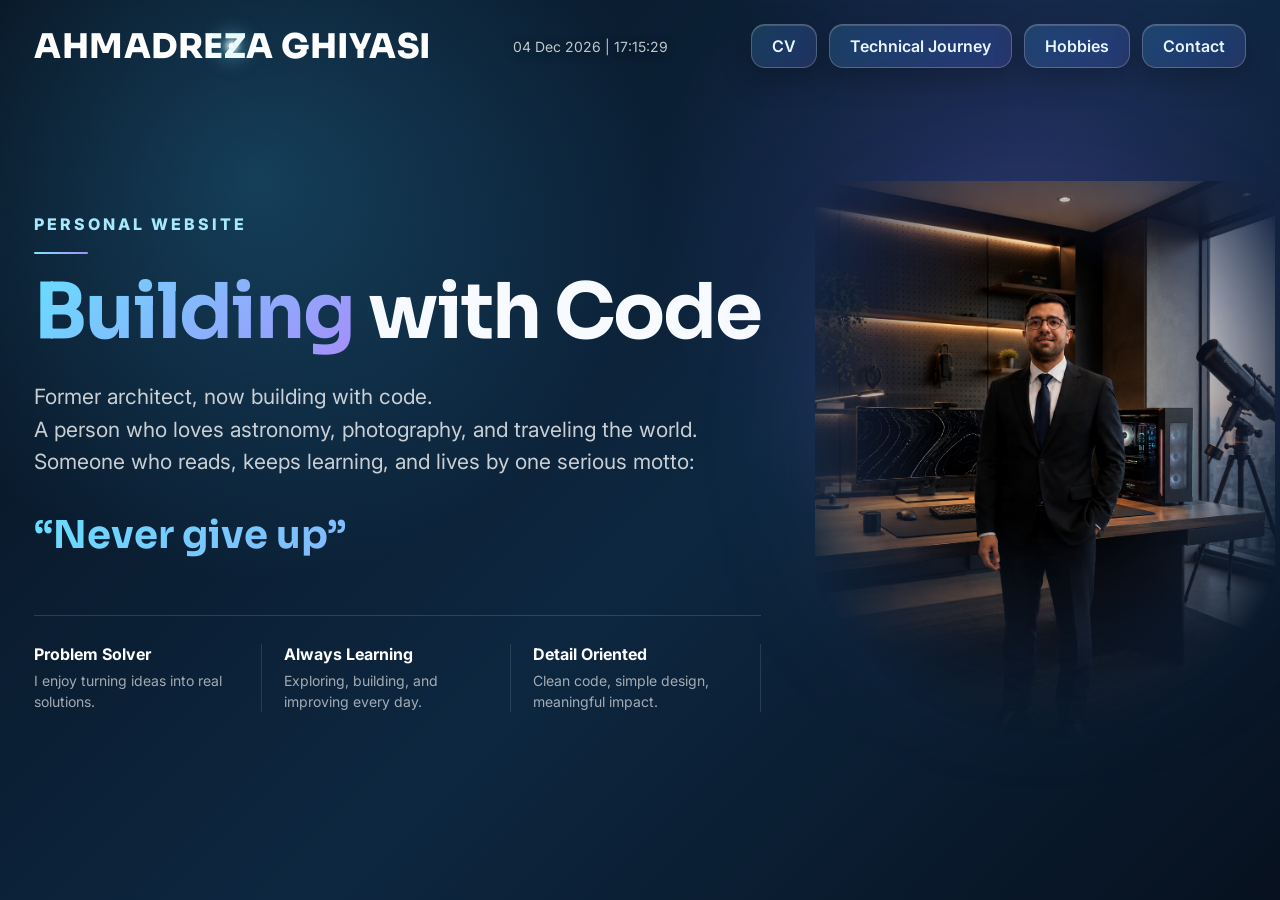
<file: src/index.html>
<!doctype html>
<html lang="en">
  <head>
    <meta charset="UTF-8" />
    <meta name="viewport" content="width=device-width, initial-scale=1.0" />

    <title>Ahmadreza Ghiyasi | Personal Website</title>

    <link rel="preconnect" href="https://fonts.googleapis.com" />
    <link rel="preconnect" href="https://fonts.gstatic.com" crossorigin />
    <link
      href="https://fonts.googleapis.com/css2?family=Inter:wght@400;500;600;700;800&family=Sora:wght@600;700;800&display=swap"
      rel="stylesheet"
    />

    <link rel="stylesheet" href="./assets/css/home.css" />
  </head>

  <body>
    <main class="page">

      <!-- HEADER -->
      <header class="site-header">
        <a class="brand" href="./index.html">
          AHMADREZA GHIYASI
          <span class="electron-dot" aria-hidden="true"></span>
        </a>

        <div class="date-time" id="dateTime"></div>

        <button
          class="nav-toggle"
          type="button"
          aria-label="Toggle navigation"
          aria-expanded="false"
          aria-controls="primary-nav"
        >
          <span></span>
          <span></span>
          <span></span>
        </button>

        <nav class="nav" id="primary-nav" data-nav>
          <a href="./cv.html">CV</a>

          <a href="./technical-journey.html">
            Technical Journey
          </a>

          <a href="./hobbies.html">
            Hobbies
          </a>

          <a href="./contact.html">
            Contact
          </a>
        </nav>
      </header>

      <!-- HERO -->
      <section class="hero">

        <!-- LEFT -->
        <div class="hero__text">

          <p class="eyebrow">
            Personal Website
          </p>

          <h1 class="hero__title">
            <span class="gradient-word">
              Building
            </span>

            with Code
          </h1>

          <p class="hero__description">
            Former architect, now building with code.<br>

            A person who loves astronomy,
            photography, and traveling the world.<br>

            Someone who reads, keeps learning,
            and lives by one serious motto:
          </p>

          <p class="motto">
            “Never give up”
            
          </p>

          <!-- VALUE CARDS -->
          <div class="value-row">

            <div class="value-card">
              <strong>
                Problem Solver
              </strong>

              <span>
                I enjoy turning ideas into real solutions.
              </span>
            </div>

            <div class="value-card">
              <strong>
                Always Learning
              </strong>

              <span>
                Exploring, building, and improving every day.
              </span>
            </div>

            <div class="value-card">
              <strong>
                Detail Oriented
              </strong>

              <span>
                Clean code, simple design, meaningful impact.
              </span>
            </div>

          </div>

        </div>

        <!-- RIGHT -->
        <div class="hero__visual">

          <div class="photo-card">
            <img
              src="./assets/img/Reza.png"
              alt="Portrait of Ahmadreza Ghiyasi"
            />
          </div>

        </div>

      </section>

    </main>

    <script src="./assets/js/main.js"></script>
  </body>
</html>
</file>
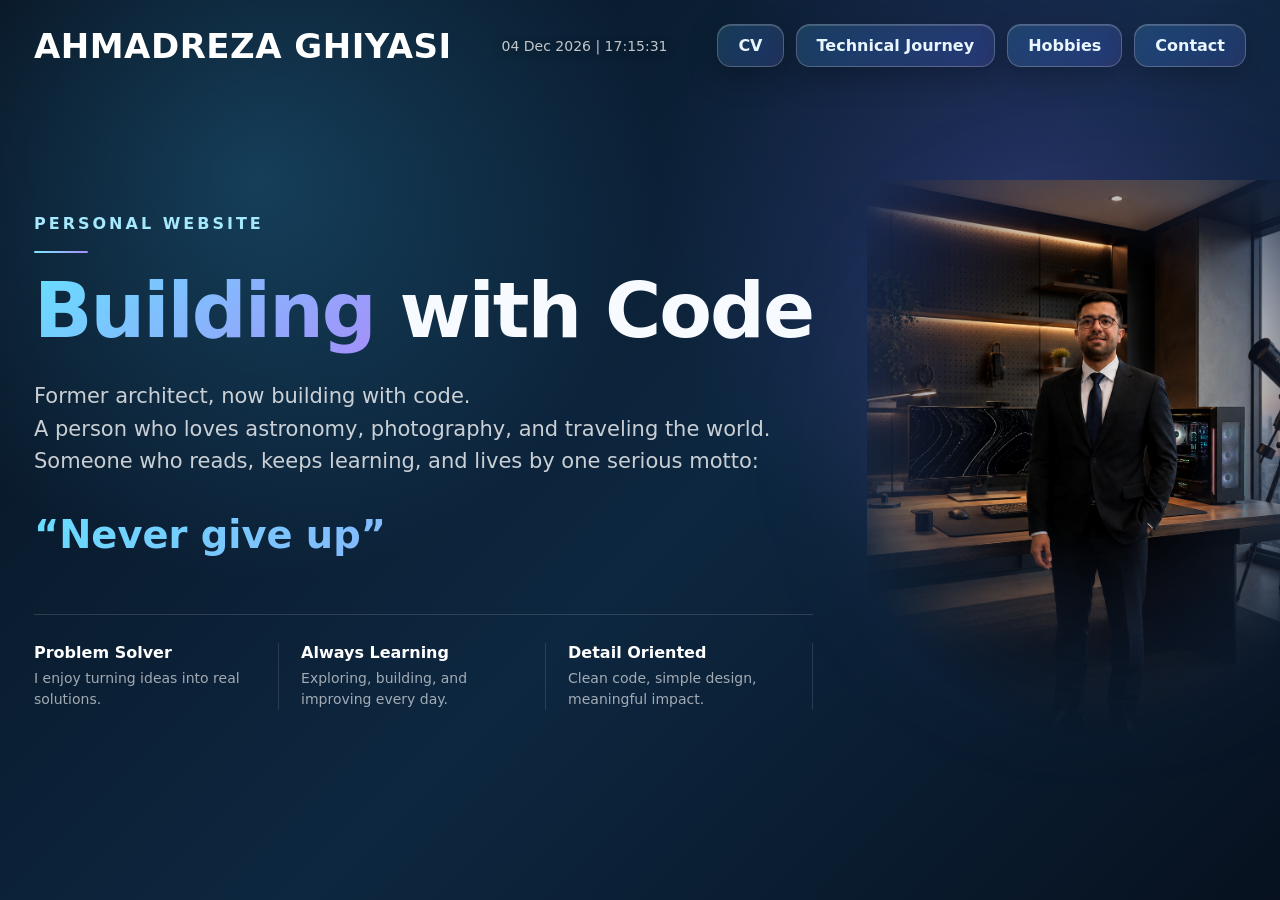
<file: src/assets/index.html>
<!doctype html>
<html lang="en">
  <head>
    <meta charset="UTF-8" />
    <meta name="viewport" content="width=device-width, initial-scale=1.0" />

    <title>Ahmadreza Ghiyasi | Personal Website</title>

    <link rel="stylesheet" href="../assets/css/home.css" />
  </head>

  <body>
    <main class="page">

      <!-- HEADER -->
      <header class="site-header">
        <a class="brand" href="./index.html">
          AHMADREZA GHIYASI
        </a>

        <div class="date-time" id="dateTime"></div>

        <nav class="nav">
          <a href="./cv.html">CV</a>

          <a href="./technical-journey.html">
            Technical Journey
          </a>

          <a href="./hobbies.html">
            Hobbies
          </a>

          <a href="./contact.html">
            Contact
          </a>
        </nav>
      </header>

      <!-- HERO -->
      <section class="hero">

        <!-- LEFT -->
        <div class="hero__text">

          <p class="eyebrow">
            Personal Website
          </p>

          <h1 class="hero__title">
            <span class="gradient-word">
              Building
            </span>

            with Code
          </h1>

          <p class="hero__description">
            Former architect, now building with code.<br>

            A person who loves astronomy,
            photography, and traveling the world.<br>

            Someone who reads, keeps learning,
            and lives by one serious motto:
          </p>

          <p class="motto">
            “Never give up”
            
          </p>

          <!-- VALUE CARDS -->
          <div class="value-row">

            <div class="value-card">
              <strong>
                Problem Solver
              </strong>

              <span>
                I enjoy turning ideas into real solutions.
              </span>
            </div>

            <div class="value-card">
              <strong>
                Always Learning
              </strong>

              <span>
                Exploring, building, and improving every day.
              </span>
            </div>

            <div class="value-card">
              <strong>
                Detail Oriented
              </strong>

              <span>
                Clean code, simple design, meaningful impact.
              </span>
            </div>

          </div>

        </div>

        <!-- RIGHT -->
        <div class="hero__visual">

          <div class="photo-card">
            <img
              src="../assets/img/Reza.png"
              alt="Portrait of Ahmadreza Ghiyasi"
            />
          </div>

        </div>

      </section>

    </main>

    <script src="../assets/js/main.js"></script>
  </body>
</html>
</file>
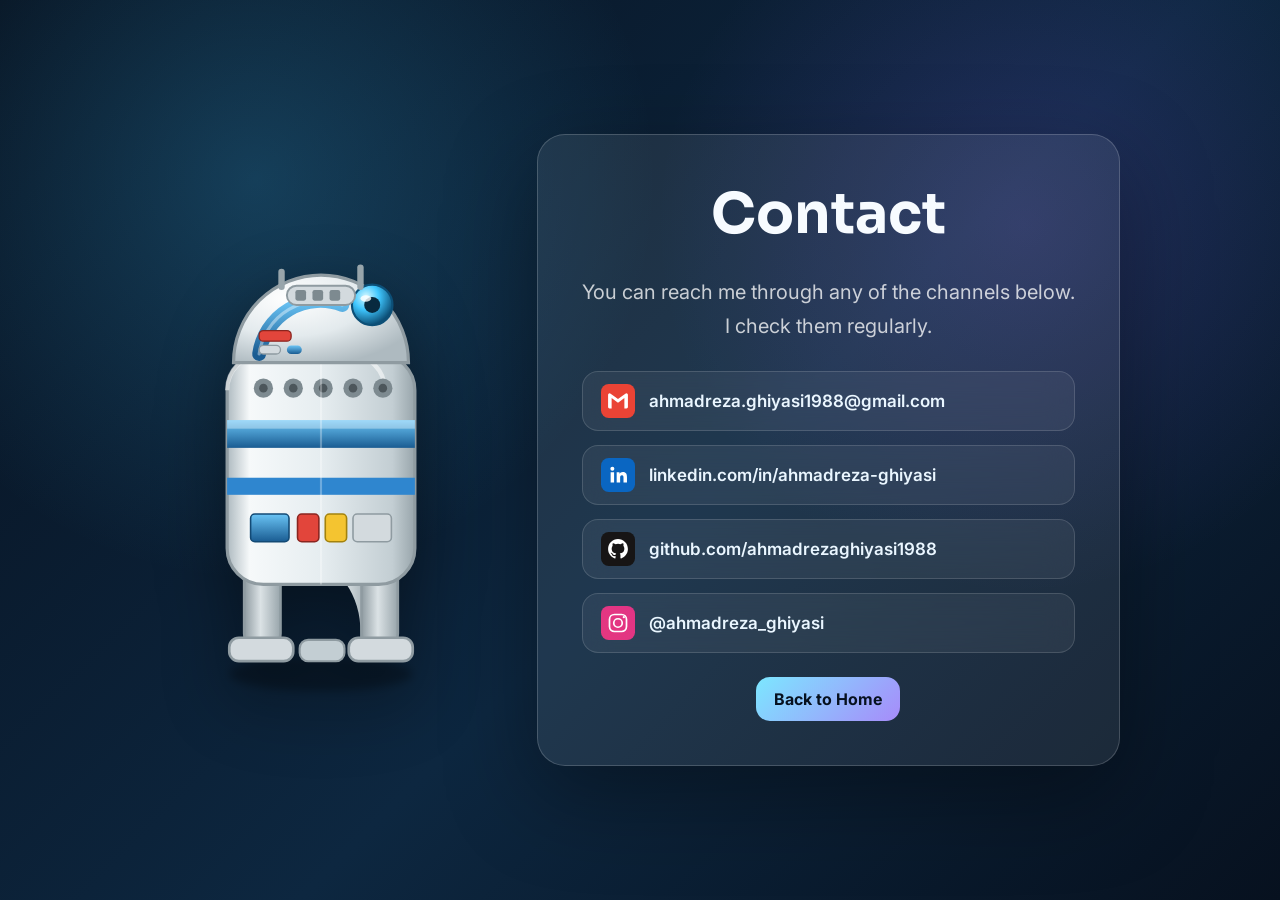
<file: src/contact.html>
<!doctype html>
<html lang="en">
  <head>
    <meta charset="UTF-8" />
    <meta name="viewport" content="width=device-width, initial-scale=1.0" />

    <title>Contact | Ahmadreza Ghiyasi</title>

    <link rel="preconnect" href="https://fonts.googleapis.com" />
    <link rel="preconnect" href="https://fonts.gstatic.com" crossorigin />
    <link
      href="https://fonts.googleapis.com/css2?family=Inter:wght@400;500;600;700;800&family=Sora:wght@600;700;800&display=swap"
      rel="stylesheet"
    />

    <link rel="stylesheet" href="./assets/css/home.css" />
  </head>

  <body>
    <main class="page coming-soon-page contact-page">

      <div class="droid-buddy" aria-hidden="true">
        <svg viewBox="0 0 300 480">
          <defs>
            <radialGradient id="droid-dome" cx="32%" cy="26%" r="80%">
              <stop offset="0%" stop-color="#ffffff" />
              <stop offset="55%" stop-color="#e3eaed" />
              <stop offset="100%" stop-color="#aebac0" />
            </radialGradient>

            <linearGradient id="droid-body" x1="0" y1="0" x2="1" y2="0">
              <stop offset="0%" stop-color="#aebac0" />
              <stop offset="12%" stop-color="#f6f9fa" />
              <stop offset="50%" stop-color="#e6edf0" />
              <stop offset="88%" stop-color="#c3ced3" />
              <stop offset="100%" stop-color="#98a5ab" />
            </linearGradient>

            <linearGradient id="droid-blue" x1="0" y1="0" x2="0" y2="1">
              <stop offset="0%" stop-color="#6ac4f5" />
              <stop offset="100%" stop-color="#1a5c92" />
            </linearGradient>

            <radialGradient id="droid-eye" cx="35%" cy="30%" r="70%">
              <stop offset="0%" stop-color="#d6f8ff" />
              <stop offset="45%" stop-color="#3fc7ff" />
              <stop offset="100%" stop-color="#0c4f77" />
            </radialGradient>

            <linearGradient id="droid-leg" x1="0" y1="0" x2="1" y2="0">
              <stop offset="0%" stop-color="#8f9ba1" />
              <stop offset="45%" stop-color="#dbe2e5" />
              <stop offset="100%" stop-color="#98a5ab" />
            </linearGradient>
          </defs>

          <ellipse class="droid-shadow" cx="150" cy="450" rx="86" ry="16" />

          <g class="droid-legs">
            <path d="M150 330 q54 34 46 96" fill="none" stroke="url(#droid-leg)" stroke-width="20" stroke-linecap="round" />
            <rect x="130" y="418" width="42" height="20" rx="8" fill="#c3ced3" stroke="#8f9ba1" stroke-width="2" />

            <rect x="78" y="322" width="34" height="104" rx="14" fill="url(#droid-leg)" stroke="#8f9ba1" stroke-width="2.5" />
            <rect x="64" y="416" width="60" height="22" rx="9" fill="#d3dade" stroke="#8f9ba1" stroke-width="2.5" />

            <rect x="188" y="322" width="34" height="104" rx="14" fill="url(#droid-leg)" stroke="#8f9ba1" stroke-width="2.5" />
            <rect x="176" y="416" width="60" height="22" rx="9" fill="#d3dade" stroke="#8f9ba1" stroke-width="2.5" />
          </g>

          <g class="droid-body">
            <rect x="62" y="150" width="176" height="216" rx="34" fill="url(#droid-body)" stroke="#8f9ba1" stroke-width="3" />

            <path d="M62 184a34 34 0 0 1 34-34h80a34 34 0 0 1 34 34" fill="none" stroke="#ffffff" stroke-opacity="0.55" stroke-width="4" />

            <g class="droid-vents">
              <circle cx="96" cy="182" r="9" fill="#7d8a90" />
              <circle cx="96" cy="182" r="4" fill="#4c565b" />
              <circle cx="124" cy="182" r="9" fill="#7d8a90" />
              <circle cx="124" cy="182" r="4" fill="#4c565b" />
              <circle cx="152" cy="182" r="9" fill="#7d8a90" />
              <circle cx="152" cy="182" r="4" fill="#4c565b" />
              <circle cx="180" cy="182" r="9" fill="#7d8a90" />
              <circle cx="180" cy="182" r="4" fill="#4c565b" />
              <circle cx="208" cy="182" r="9" fill="#7d8a90" />
              <circle cx="208" cy="182" r="4" fill="#4c565b" />
            </g>

            <rect x="62" y="212" width="176" height="26" fill="url(#droid-blue)" />
            <rect x="62" y="212" width="176" height="8" fill="#ffffff" fill-opacity="0.35" />
            <rect x="62" y="266" width="176" height="16" fill="#2f86cf" />

            <g class="droid-greebles">
              <rect x="84" y="300" width="36" height="26" rx="4" fill="url(#droid-blue)" stroke="#134a75" stroke-width="1.5" />
              <rect x="128" y="300" width="20" height="26" rx="4" fill="#e2453b" stroke="#8a251f" stroke-width="1.5" />
              <rect x="154" y="300" width="20" height="26" rx="4" fill="#f4c430" stroke="#a3820c" stroke-width="1.5" />
              <rect x="180" y="300" width="36" height="26" rx="4" fill="#d3dade" stroke="#8f9ba1" stroke-width="1.5" />
            </g>

            <line x1="150" y1="150" x2="150" y2="366" stroke="#ffffff" stroke-opacity="0.3" stroke-width="2" />
          </g>

          <g class="droid-head">
            <path d="M68 158 a82 82 0 0 1 164 0 Z" fill="url(#droid-dome)" stroke="#8f9ba1" stroke-width="3" />

            <path d="M92 150 a58 58 0 0 1 78 -46" fill="none" stroke="url(#droid-blue)" stroke-width="13" stroke-linecap="round" />
            <path d="M92 150 a58 58 0 0 1 78 -46" fill="none" stroke="#ffffff" stroke-opacity="0.4" stroke-width="3" stroke-linecap="round" />

            <circle class="droid-eye" cx="198" cy="104" r="19" fill="url(#droid-eye)" stroke="#0c4f77" stroke-width="2" />
            <circle cx="198" cy="104" r="7.5" fill="#082a3f" />
            <ellipse cx="192" cy="98" rx="5" ry="3" fill="#ffffff" fill-opacity="0.8" />

            <rect x="92" y="128" width="30" height="10" rx="4" fill="#e2453b" stroke="#8a251f" stroke-width="1.2" />
            <rect x="92" y="142" width="20" height="8" rx="4" fill="#d3dade" stroke="#8f9ba1" stroke-width="1.2" />
            <rect x="118" y="142" width="14" height="8" rx="4" fill="url(#droid-blue)" />

            <rect x="118" y="86" width="64" height="18" rx="9" fill="#d3dade" stroke="#8f9ba1" stroke-width="1.8" />
            <rect x="126" y="90" width="10" height="10" rx="2" fill="#7d8a90" />
            <rect x="142" y="90" width="10" height="10" rx="2" fill="#7d8a90" />
            <rect x="158" y="90" width="10" height="10" rx="2" fill="#7d8a90" />
          </g>

          <g class="droid-antennae">
            <rect x="110" y="70" width="6" height="20" rx="3" fill="#98a5ab" />
            <rect x="184" y="66" width="6" height="24" rx="3" fill="#98a5ab" />
          </g>
        </svg>
      </div>

      <section class="coming-soon">

        <h1>Contact</h1>

        <p class="contact-note">
          You can reach me through any of the channels below.<br>
          I check them regularly.
        </p>

        <div class="contact-links">

          <a
            class="contact-link"
            href="mailto:ahmadreza.ghiyasi1988@gmail.com"
          >
            <span class="contact-icon" aria-hidden="true">
              <svg viewBox="0 0 48 48">
                <rect width="48" height="48" rx="11" fill="#EA4335" />
                <path d="M10 15.5v17a2 2 0 0 0 2 2h3V19.8l9 6.5 9-6.5V34.5h3a2 2 0 0 0 2-2v-17a2.3 2.3 0 0 0-3.6-1.9L24 21.2l-10.4-7.6a2.3 2.3 0 0 0-3.6 1.9Z" fill="#fff" />
              </svg>
            </span>
            <span>ahmadreza.ghiyasi1988@gmail.com</span>
          </a>

          <a
            class="contact-link"
            href="https://www.linkedin.com/in/ahmadreza-ghiyasi-451933247"
            target="_blank"
            rel="noopener noreferrer"
          >
            <span class="contact-icon" aria-hidden="true">
              <svg viewBox="0 0 48 48">
                <rect width="48" height="48" rx="11" fill="#0A66C2" />
                <path d="M13.6 20.2h4.9V34.6h-4.9V20.2Zm2.45-7.8a2.85 2.85 0 1 1 0 5.7 2.85 2.85 0 0 1 0-5.7ZM21.4 20.2h4.7v1.97h.07c.65-1.23 2.25-2.53 4.63-2.53 4.95 0 5.87 3.26 5.87 7.5v7.46h-4.9v-6.62c0-1.58-.03-3.6-2.2-3.6-2.2 0-2.54 1.72-2.54 3.49v6.73h-4.9V20.2Z" fill="#fff" />
              </svg>
            </span>
            <span>linkedin.com/in/ahmadreza-ghiyasi</span>
          </a>

          <a
            class="contact-link"
            href="https://github.com/ahmadrezaghiyasi1988"
            target="_blank"
            rel="noopener noreferrer"
          >
            <span class="contact-icon" aria-hidden="true">
              <svg viewBox="0 0 48 48">
                <rect width="48" height="48" rx="11" fill="#171515" />
                <path d="M24 10c-7.73 0-14 6.27-14 14 0 6.19 4.02 11.44 9.59 13.29.7.13.96-.3.96-.67 0-.33-.01-1.42-.02-2.58-3.9.85-4.72-1.66-4.72-1.66-.64-1.62-1.56-2.06-1.56-2.06-1.27-.87.1-.85.1-.85 1.41.1 2.15 1.45 2.15 1.45 1.25 2.14 3.28 1.52 4.08 1.16.13-.91.49-1.52.89-1.87-3.11-.35-6.39-1.56-6.39-6.94 0-1.53.55-2.78 1.44-3.76-.14-.35-.62-1.78.14-3.71 0 0 1.17-.38 3.85 1.43a13.3 13.3 0 0 1 7.02 0c2.68-1.81 3.85-1.43 3.85-1.43.76 1.93.28 3.36.14 3.71.9.98 1.44 2.23 1.44 3.76 0 5.4-3.29 6.58-6.42 6.93.5.43.95 1.29.95 2.61 0 1.88-.02 3.4-.02 3.87 0 .37.25.8.96.67C33.98 35.44 38 30.19 38 24c0-7.73-6.27-14-14-14Z" fill="#fff" />
              </svg>
            </span>
            <span>github.com/ahmadrezaghiyasi1988</span>
          </a>

          <a
            class="contact-link"
            href="https://www.instagram.com/ahmadreza_ghiyasi"
            target="_blank"
            rel="noopener noreferrer"
          >
            <span class="contact-icon" aria-hidden="true">
              <svg viewBox="0 0 48 48">
                <defs>
                  <linearGradient id="ig-grad" x1="0" y1="48" x2="48" y2="0">
                    <stop offset="0" stop-color="#FEE411" />
                    <stop offset="0.3" stop-color="#FD5949" />
                    <stop offset="0.6" stop-color="#D6249F" />
                    <stop offset="1" stop-color="#285AEB" />
                  </linearGradient>
                </defs>
                <rect width="48" height="48" rx="11" fill="url(#ig-grad)" />
                <rect x="12" y="12" width="24" height="24" rx="7" fill="none" stroke="#fff" stroke-width="2.4" />
                <circle cx="24" cy="24" r="6" fill="none" stroke="#fff" stroke-width="2.4" />
                <circle cx="32.2" cy="15.8" r="1.6" fill="#fff" />
              </svg>
            </span>
            <span>@ahmadreza_ghiyasi</span>
          </a>

        </div>

        <a class="back-home" href="./index.html">
          Back to Home
        </a>

      </section>

    </main>
  </body>
</html>
</file>
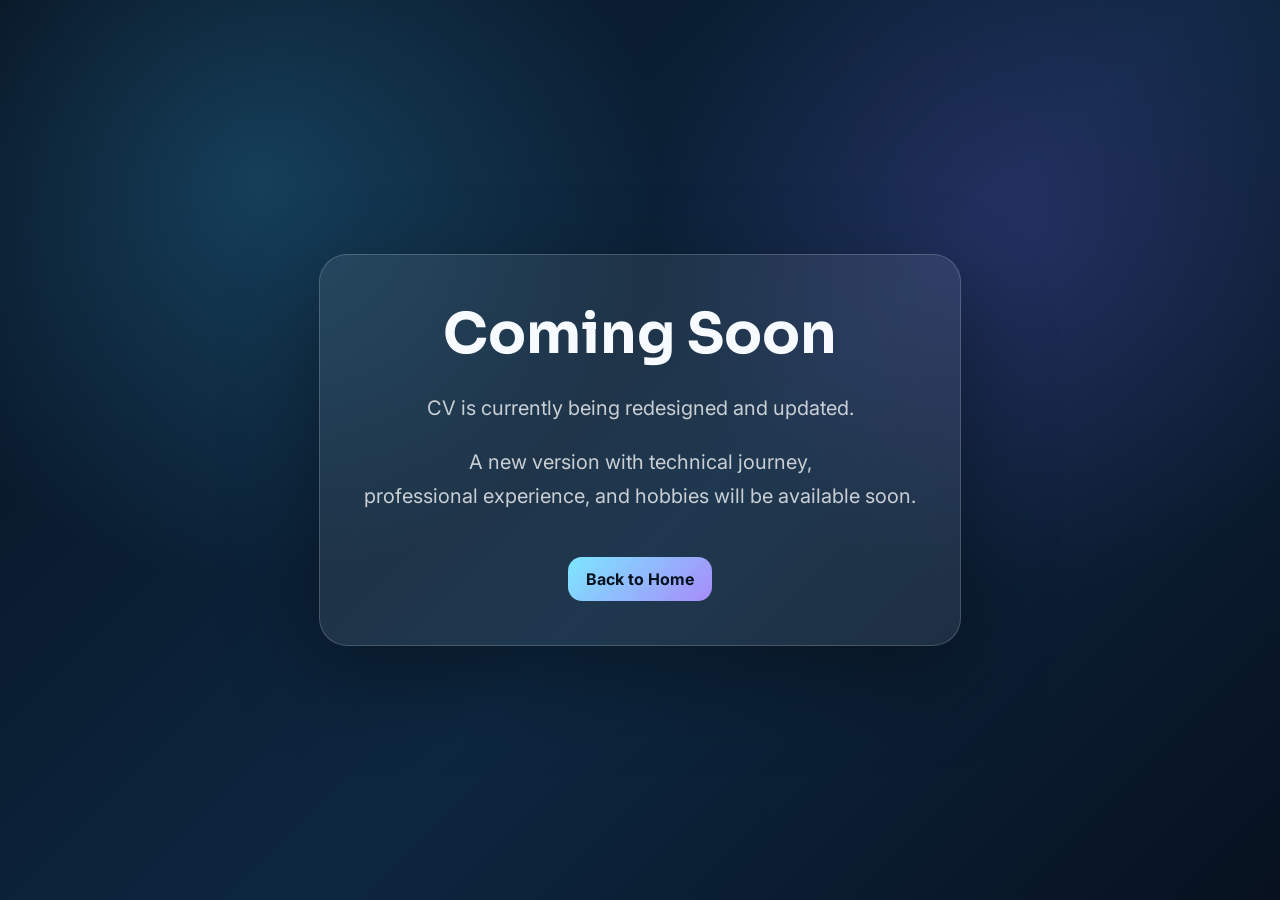
<file: src/cv.html>
<!doctype html>
<html lang="en">
  <head>
    <meta charset="UTF-8" />
    <meta name="viewport" content="width=device-width, initial-scale=1.0" />
    <title>Coming Soon | Ahmadreza Ghiyasi</title>

    <link rel="preconnect" href="https://fonts.googleapis.com" />
    <link rel="preconnect" href="https://fonts.gstatic.com" crossorigin />
    <link
      href="https://fonts.googleapis.com/css2?family=Inter:wght@400;500;600;700;800&family=Sora:wght@600;700;800&display=swap"
      rel="stylesheet"
    />

    <link rel="stylesheet" href="./assets/css/home.css" />
  </head>

  <body>
    <main class="page coming-soon-page">
      <section class="coming-soon">
        <h1>Coming Soon</h1>

        <p>
          CV is currently being redesigned and updated.
        </p>

        <p>
          A new version with technical journey,<br>
          professional experience, and hobbies will be available soon.
        </p>

        <a class="back-home" href="./index.html">Back to Home</a>
      </section>
    </main>
  </body>
</html>
</file>
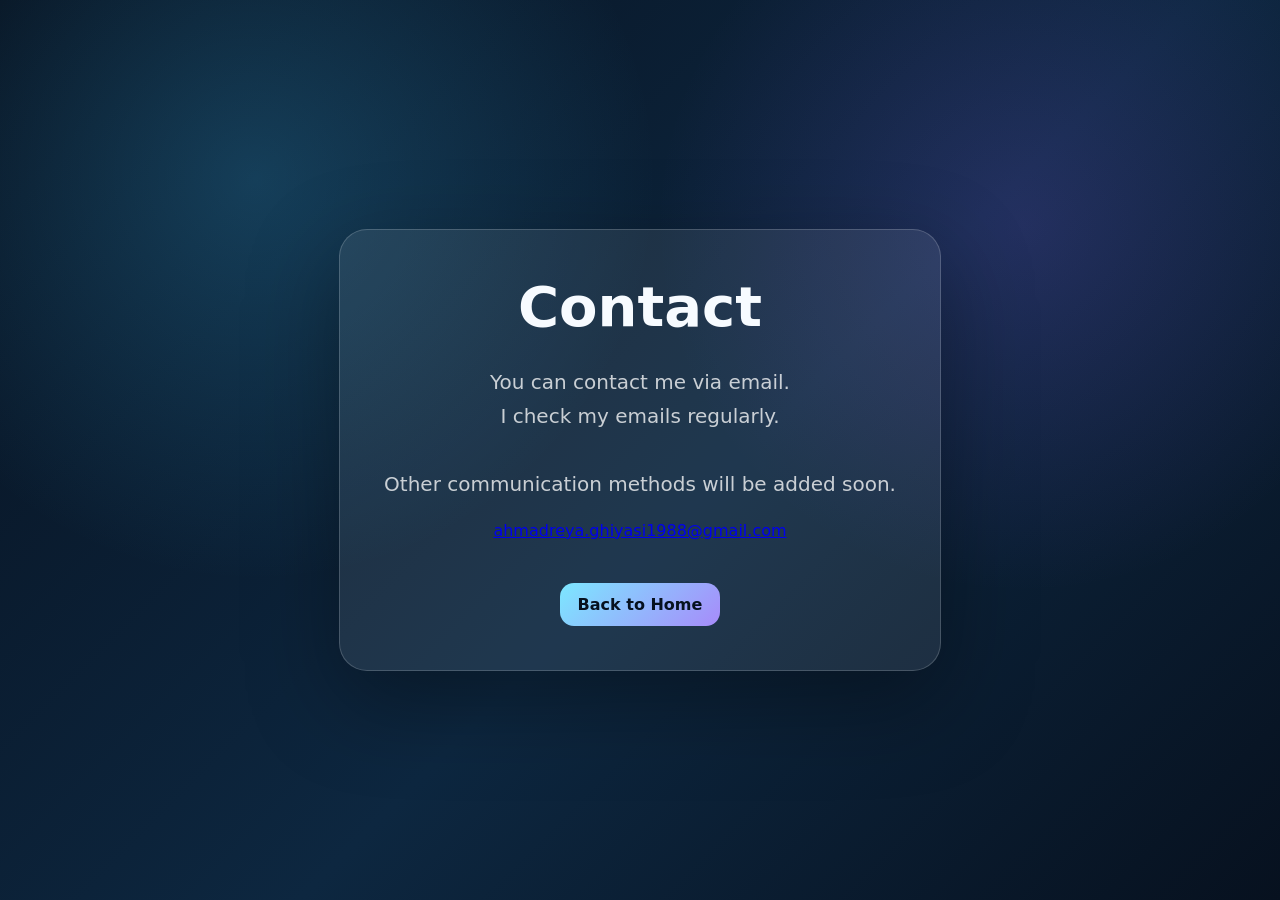
<file: src/pages/contact.html>
<!doctype html>
<html lang="en">
  <head>
    <meta charset="UTF-8" />
    <meta name="viewport" content="width=device-width, initial-scale=1.0" />

    <title>Contact | Ahmadreza Ghiyasi</title>

    <link rel="stylesheet" href="../assets/css/home.css" />
  </head>

  <body>
    <main class="page coming-soon-page">

      <section class="coming-soon">

        <h1>Contact</h1>

        <p class="contact-note">
          You can contact me via email.<br>
          I check my emails regularly.<br><br>

          Other communication methods will be added soon.
        </p>

        <a
          class="email-link"
          href="mailto:ahmadreya.ghiyasi1988@gmail.com"
        >
          ahmadreya.ghiyasi1988@gmail.com
        </a>

        <br><br>

        <a class="back-home" href="./index.html">
          Back to Home
        </a>

      </section>

    </main>
  </body>
</html>
</file>
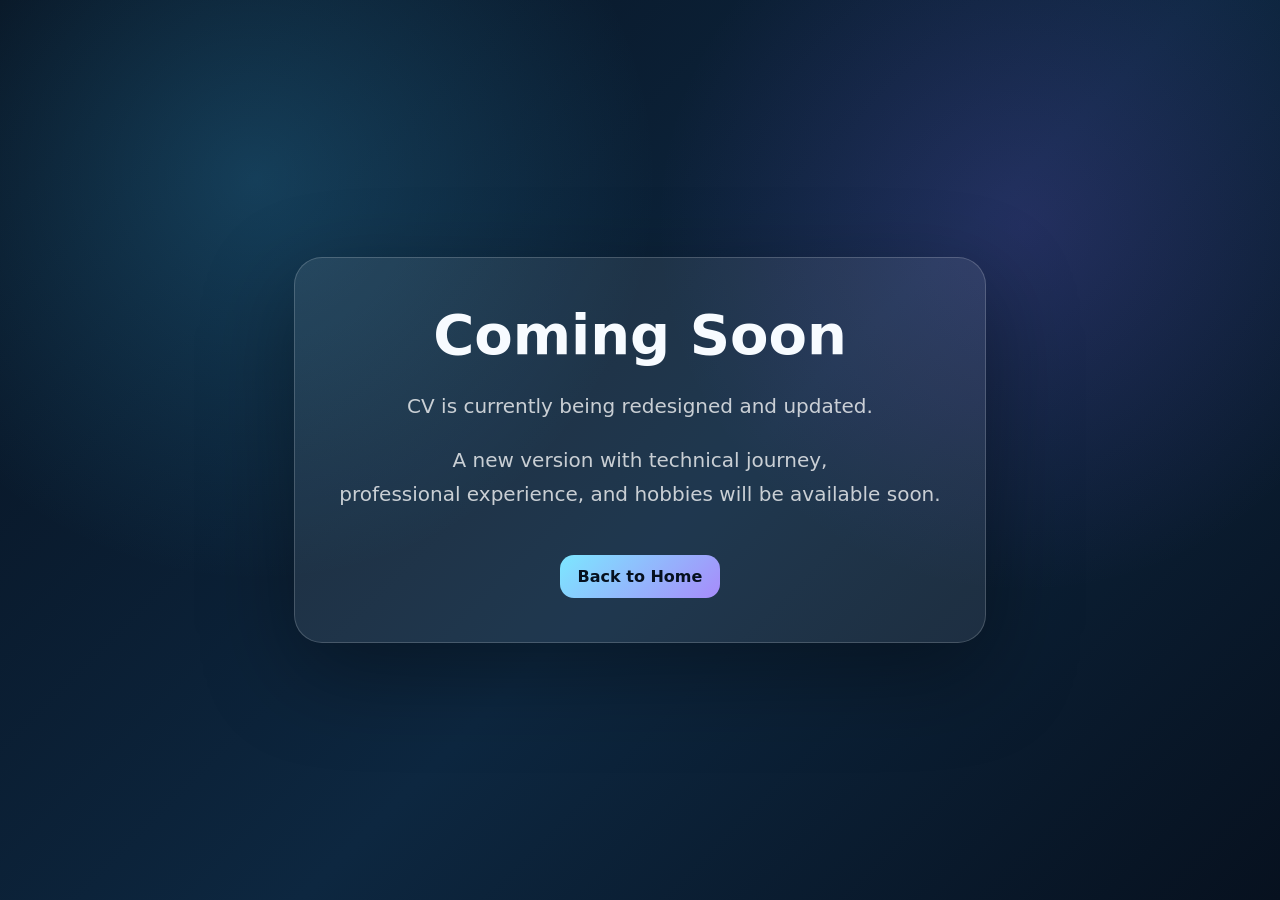
<file: src/pages/hobbies.html>
<!doctype html>
<html lang="en">
  <head>
    <meta charset="UTF-8" />
    <meta name="viewport" content="width=device-width, initial-scale=1.0" />
    <title>Coming Soon | Ahmadreza Ghiyasi</title>

    <link rel="stylesheet" href="../assets/css/home.css" />
  </head>

  <body>
    <main class="page coming-soon-page">
      <section class="coming-soon">
        <h1>Coming Soon</h1>

        <p>
          CV is currently being redesigned and updated.
        </p>

        <p>
          A new version with technical journey,<br>
          professional experience, and hobbies will be available soon.
        </p>

        <a class="back-home" href="./index.html">Back to Home</a>
      </section>
    </main>
  </body>
</html>
</file>
<file: src/assets/css/home.css>
* {
  box-sizing: border-box;
}

html,
body {
  min-height: 100%;
}

body {
  margin: 0;
  font-family: "Inter", system-ui, -apple-system, "Segoe UI", Roboto, Arial, sans-serif;
  color: #f7fbff;
  background:
    radial-gradient(circle at 20% 20%, rgba(63, 196, 255, 0.22), transparent 32%),
    radial-gradient(circle at 80% 25%, rgba(138, 92, 246, 0.18), transparent 30%),
    linear-gradient(135deg, #07111f, #0d2740 55%, #07111f);
}

.page {
  min-height: 100vh;
  padding: 24px 34px;
  position: relative;
  overflow: hidden;
}

/* Header */
.site-header {
  display: flex;
  align-items: center;
  justify-content: space-between;
  gap: 22px;
  position: relative;
  z-index: 2;
}

.brand {
  position: relative;
  color: white;
  text-decoration: none;
  font-family: "Sora", "Inter", system-ui, sans-serif;
  font-weight: 800;
  letter-spacing: 0.5px;
  font-size: 34px;
}

/* glowing electron orbiting continuously around the name */
.electron-dot {
  position: absolute;
  top: 50%;
  left: 50%;
  width: 8px;
  height: 8px;
  margin: -4px 0 0 -4px;
  border-radius: 50%;
  background: radial-gradient(circle, #ffffff 0%, #dff6ff 55%, rgba(124,231,255,0) 100%);
  box-shadow: 0 0 6px 2px rgba(255,255,255,0.95), 0 0 20px 7px rgba(124,231,255,0.55);
  pointer-events: none;
  z-index: 3;
  animation: electron-orbit 3.6s linear infinite;
}

@keyframes electron-orbit {
  0%    { transform: translate(6.2em, 0em); }
  8.33% { transform: translate(5.37em, 0.475em); }
  16.67%{ transform: translate(3.1em, 0.823em); }
  25%   { transform: translate(0em, 0.95em); }
  33.33%{ transform: translate(-3.1em, 0.823em); }
  41.67%{ transform: translate(-5.37em, 0.475em); }
  50%   { transform: translate(-6.2em, 0em); }
  58.33%{ transform: translate(-5.37em, -0.475em); }
  66.67%{ transform: translate(-3.1em, -0.823em); }
  75%   { transform: translate(0em, -0.95em); }
  83.33%{ transform: translate(3.1em, -0.823em); }
  91.67%{ transform: translate(5.37em, -0.475em); }
  100%  { transform: translate(6.2em, 0em); }
}

.date-time {
  font-size: 14px;
  color: rgba(255,255,255,0.75);
  text-shadow: 0 2px 12px rgba(0,0,0,0.3);
  white-space: nowrap;
}

.nav-toggle {
  display: none;
  position: relative;
  flex: none;
  width: 44px;
  height: 44px;
  align-items: center;
  justify-content: center;
  border-radius: 12px;
  background: rgba(255,255,255,0.08);
  border: 1px solid rgba(255,255,255,0.2);
  backdrop-filter: blur(14px);
  -webkit-backdrop-filter: blur(14px);
  cursor: pointer;
  z-index: 21;
}

.nav-toggle span {
  position: absolute;
  left: 10px;
  right: 10px;
  height: 2px;
  background: #eaf6ff;
  border-radius: 2px;
  transition: transform 250ms ease, opacity 200ms ease, top 250ms ease;
}

.nav-toggle span:nth-child(1) { top: 14px; }
.nav-toggle span:nth-child(2) { top: 21px; }
.nav-toggle span:nth-child(3) { top: 28px; }

.nav-toggle[aria-expanded="true"] span:nth-child(1) {
  top: 21px;
  transform: rotate(45deg);
}

.nav-toggle[aria-expanded="true"] span:nth-child(2) {
  opacity: 0;
}

.nav-toggle[aria-expanded="true"] span:nth-child(3) {
  top: 21px;
  transform: rotate(-45deg);
}

.nav {
  display: flex;
  gap: 12px;
}

.nav a {
  position: relative;
  text-decoration: none;
  color: #eaf6ff;
  padding: 11px 20px;
  border-radius: 14px;
  font-weight: 600;
  background: linear-gradient(135deg, rgba(124,231,255,0.14), rgba(167,139,250,0.14));
  backdrop-filter: blur(16px) saturate(160%);
  -webkit-backdrop-filter: blur(16px) saturate(160%);
  border: 1px solid rgba(255,255,255,0.22);
  box-shadow: 0 10px 30px rgba(0,0,0,0.25), inset 0 1px 0 rgba(255,255,255,0.16);
  transition: transform 220ms ease, box-shadow 220ms ease, color 220ms ease, background 220ms ease;
}

/* soft inner glow that lights up on hover */
.nav a::before {
  content: "";
  position: absolute;
  inset: 0;
  z-index: -1;
  border-radius: inherit;
  background: radial-gradient(circle at 50% 40%, rgba(255,255,255,0.55), transparent 65%);
  filter: blur(8px);
  opacity: 0;
  transition: opacity 320ms ease;
}

/* soft white cloud of light that wraps around the button once on hover */
.nav a::after {
  content: "";
  position: absolute;
  inset: -4px;
  border-radius: inherit;
  padding: 2px;
  background: conic-gradient(from 0deg, transparent 0deg, transparent 230deg, rgba(255,255,255,0.55) 275deg, #ffffff 315deg, rgba(255,255,255,0.55) 345deg, transparent 360deg);
  -webkit-mask: linear-gradient(#000 0 0) content-box, linear-gradient(#000 0 0);
  -webkit-mask-composite: xor;
  mask-composite: exclude;
  filter: blur(3px) drop-shadow(0 0 6px rgba(255,255,255,0.85));
  opacity: 0;
  pointer-events: none;
  transition: opacity 220ms ease;
}

.nav a:hover {
  color: #ffffff;
  transform: translateY(-3px);
  background: linear-gradient(135deg, rgba(124,231,255,0.22), rgba(167,139,250,0.22));
  box-shadow: 0 18px 42px rgba(124,231,255,0.28), inset 0 1px 0 rgba(255,255,255,0.3);
}

.nav a:hover::before {
  opacity: 1;
}

.nav a:hover::after {
  opacity: 1;
  animation: nav-ring-spin 1100ms ease-in-out 1;
}

@keyframes nav-ring-spin {
  from { transform: rotate(0deg); }
  to { transform: rotate(360deg); }
}

/* Hero */
.hero {
  min-height: calc(100vh - 110px);
  display: grid;
  grid-template-columns: 1.25fr 0.75fr;
  align-items: center;
  gap: 54px;
  max-width: 1280px;
  margin: 0 auto;
  position: relative;
  z-index: 2;
}

.eyebrow {
  color: #a6e9ff;
  font-weight: 800;
  letter-spacing: 3px;
  text-transform: uppercase;
  margin: 0 0 18px;
  animation: eyebrow-glow 2.6s ease-in-out infinite;
}

@keyframes eyebrow-glow {
  0%, 100% {
    text-shadow: 0 0 6px rgba(124,231,255,0.25);
    opacity: 0.88;
  }
  50% {
    text-shadow: 0 0 16px rgba(124,231,255,0.9), 0 0 30px rgba(124,231,255,0.5);
    opacity: 1;
  }
}

.eyebrow::after {
  content: "";
  display: block;
  width: 54px;
  height: 2px;
  margin-top: 18px;
  background: linear-gradient(90deg, #7ce7ff, #a78bfa);
  border-radius: 999px;
}

.hero__title {
  margin: 0;
  font-family: "Sora", "Inter", system-ui, sans-serif;
  font-size: clamp(54px, 6vw, 96px);
  line-height: 1.05;
  letter-spacing: -2px;
  white-space: nowrap;
}

.gradient-word {
  background: linear-gradient(135deg, #67dfff, #a78bfa);
  -webkit-background-clip: text;
  background-clip: text;
  color: transparent;
}

.hero__description {
  max-width: 760px;
  margin: 28px 0 0;
  color: rgba(255,255,255,0.78);
  font-size: 21px;
  line-height: 1.55;
}

.motto {
  margin: 22px 0 0;
  padding: 8px 0 14px;
  font-family: "Sora", "Inter", system-ui, sans-serif;
  font-size: clamp(30px, 3vw, 44px);
  font-weight: 700;
  line-height: 1.4;
  background: linear-gradient(135deg, #67dfff, #a78bfa);
  -webkit-background-clip: text;
  background-clip: text;
  color: transparent;
}

/* Value cards */
.value-row {
  margin-top: 38px;
  padding-top: 28px;
  border-top: 1px solid rgba(255,255,255,0.14);
  display: grid;
  grid-template-columns: repeat(3, 1fr);
  gap: 22px;
}

.value-card {
  padding-right: 20px;
  border-right: 1px solid rgba(255,255,255,0.12);
}

.value-card strong {
  display: block;
  color: white;
  font-size: 16px;
  margin-bottom: 6px;
}

.value-card span {
  display: block;
  color: rgba(255,255,255,0.62);
  font-size: 14px;
  line-height: 1.5;
}

/* Photo */
.hero__visual {
  display: flex;
  justify-content: center;
  position: relative;
}

/* soft ambient glow behind the photo, standing in for a frame */
.hero__visual::before {
  content: "";
  position: absolute;
  width: 84%;
  height: 84%;
  top: 4%;
  border-radius: 50%;
  background: radial-gradient(circle, rgba(124,231,255,0.30), rgba(167,139,250,0.22) 45%, transparent 72%);
  filter: blur(80px);
  z-index: 0;
}

/* no frame: the photo itself fades into the page background */
.photo-card {
  position: relative;
  z-index: 1;
  width: min(460px, 82vw);
  aspect-ratio: 0.82;
}

.photo-card img {
  width: 100%;
  height: 100%;
  object-fit: cover;
  object-position: top center;
  filter: saturate(0.9) contrast(1.05);
  -webkit-mask-image: radial-gradient(ellipse 60% 62% at 50% 38%, black 40%, transparent 100%);
  mask-image: radial-gradient(ellipse 60% 62% at 50% 38%, black 40%, transparent 100%);
  transition: transform 500ms ease;
}

.photo-card:hover img {
  transform: scale(1.03);
}

/* Responsive */
@media (max-width: 900px) {
  .site-header {
    flex-wrap: wrap;
  }

  .brand {
    font-size: 26px;
  }

  .nav-toggle {
    display: inline-flex;
  }

  .nav {
    order: 4;
    width: 100%;
    flex-direction: column;
    gap: 10px;
    margin-top: 4px;
    padding: 16px;
    background: rgba(6,16,28,0.92);
    border: 1px solid rgba(255,255,255,0.16);
    border-radius: 18px;
    backdrop-filter: blur(20px);
    -webkit-backdrop-filter: blur(20px);
    max-height: 0;
    opacity: 0;
    overflow: hidden;
    pointer-events: none;
    transition: max-height 320ms ease, opacity 260ms ease, padding 320ms ease;
  }

  .nav.is-open {
    max-height: 400px;
    opacity: 1;
    padding: 16px;
    pointer-events: auto;
  }

  .nav a {
    width: 100%;
    text-align: center;
  }

  .hero {
    grid-template-columns: 1fr;
    padding: 48px 0;
    text-align: center;
  }

  .eyebrow::after {
    margin-inline: auto;
  }

  .hero__title {
    white-space: normal;
    font-size: clamp(42px, 12vw, 64px);
  }

  .hero__description {
    margin-inline: auto;
    font-size: 18px;
  }

  .hero__visual {
    justify-content: center;
  }

  .value-row {
    grid-template-columns: 1fr;
    max-width: 420px;
    margin-inline: auto;
  }

  .value-card {
    padding-right: 0;
    border-right: none;
    border-bottom: 1px solid rgba(255,255,255,0.12);
    padding-bottom: 18px;
  }
}

.coming-soon-page {
  display: grid;
  place-items: center;
}

.coming-soon {
  position: relative;
  max-width: 720px;
  padding: 44px;
  border-radius: 28px;
  text-align: center;

  background: rgba(255,255,255,0.08);
  border: 1px solid rgba(255,255,255,0.18);
  box-shadow: 0 30px 90px rgba(0,0,0,0.35);
}

/* Contact page: droid mascot standing to the left of the card */
.contact-page {
  display: flex;
  align-items: center;
  justify-content: center;
  gap: 56px;
  flex-wrap: wrap;
}

.droid-buddy {
  flex: none;
  width: min(320px, 30vw);
  filter: drop-shadow(0 24px 34px rgba(0,0,0,0.45));
  animation: droid-float 4.2s ease-in-out infinite;
}

.droid-buddy svg {
  width: 100%;
  height: auto;
  display: block;
}

.droid-shadow {
  fill: rgba(0,0,0,0.28);
  filter: blur(4px);
}

.droid-head {
  transform-origin: 150px 158px;
  animation: droid-head-wobble 5s ease-in-out infinite;
}

.droid-eye {
  animation: droid-eye-blink 2.4s ease-in-out infinite;
}

.droid-antennae {
  transform-origin: 150px 90px;
  animation: droid-head-wobble 5s ease-in-out infinite;
}

@keyframes droid-float {
  0%, 100% { transform: translateY(0); }
  50% { transform: translateY(-14px); }
}

@keyframes droid-head-wobble {
  0%, 100% { transform: rotate(-2.5deg); }
  50% { transform: rotate(2.5deg); }
}

@keyframes droid-eye-blink {
  0%, 100% {
    opacity: 1;
    filter: drop-shadow(0 0 6px rgba(63,199,255,0.9));
  }
  50% {
    opacity: 0.45;
    filter: drop-shadow(0 0 1px rgba(63,199,255,0.3));
  }
}

@media (max-width: 820px) {
  .contact-page {
    gap: 24px;
  }

  .droid-buddy {
    width: min(220px, 55vw);
  }
}

.coming-soon h1 {
  margin: 0 0 22px;
  font-family: "Sora", "Inter", system-ui, sans-serif;
  font-size: 56px;
}

.coming-soon p {
  color: rgba(255,255,255,0.76);
  font-size: 20px;
  line-height: 1.7;
}

.back-home {
  display: inline-block;
  margin-top: 24px;
  text-decoration: none;
  color: #06111f;
  padding: 12px 18px;
  border-radius: 14px;
  font-weight: 700;
  background: linear-gradient(135deg, #7ce7ff, #a78bfa);
}

.contact-note {
  margin-top: 26px;
}

.contact-links {
  display: flex;
  flex-direction: column;
  gap: 14px;
  margin-top: 28px;
}

.contact-link {
  display: flex;
  align-items: center;
  gap: 14px;
  padding: 12px 18px;
  border-radius: 16px;
  text-decoration: none;
  color: #eaf6ff;
  font-size: 17px;
  font-weight: 600;
  background: rgba(255,255,255,0.06);
  border: 1px solid rgba(255,255,255,0.14);
  backdrop-filter: blur(14px);
  -webkit-backdrop-filter: blur(14px);
  transition: transform 200ms ease, background 200ms ease, border-color 200ms ease;
}

.contact-link:hover {
  transform: translateY(-2px);
  background: rgba(255,255,255,0.10);
  border-color: rgba(255,255,255,0.28);
}

.contact-icon {
  display: inline-flex;
  width: 34px;
  height: 34px;
  flex: none;
}

.contact-icon svg {
  width: 100%;
  height: 100%;
  display: block;
}
</file>
